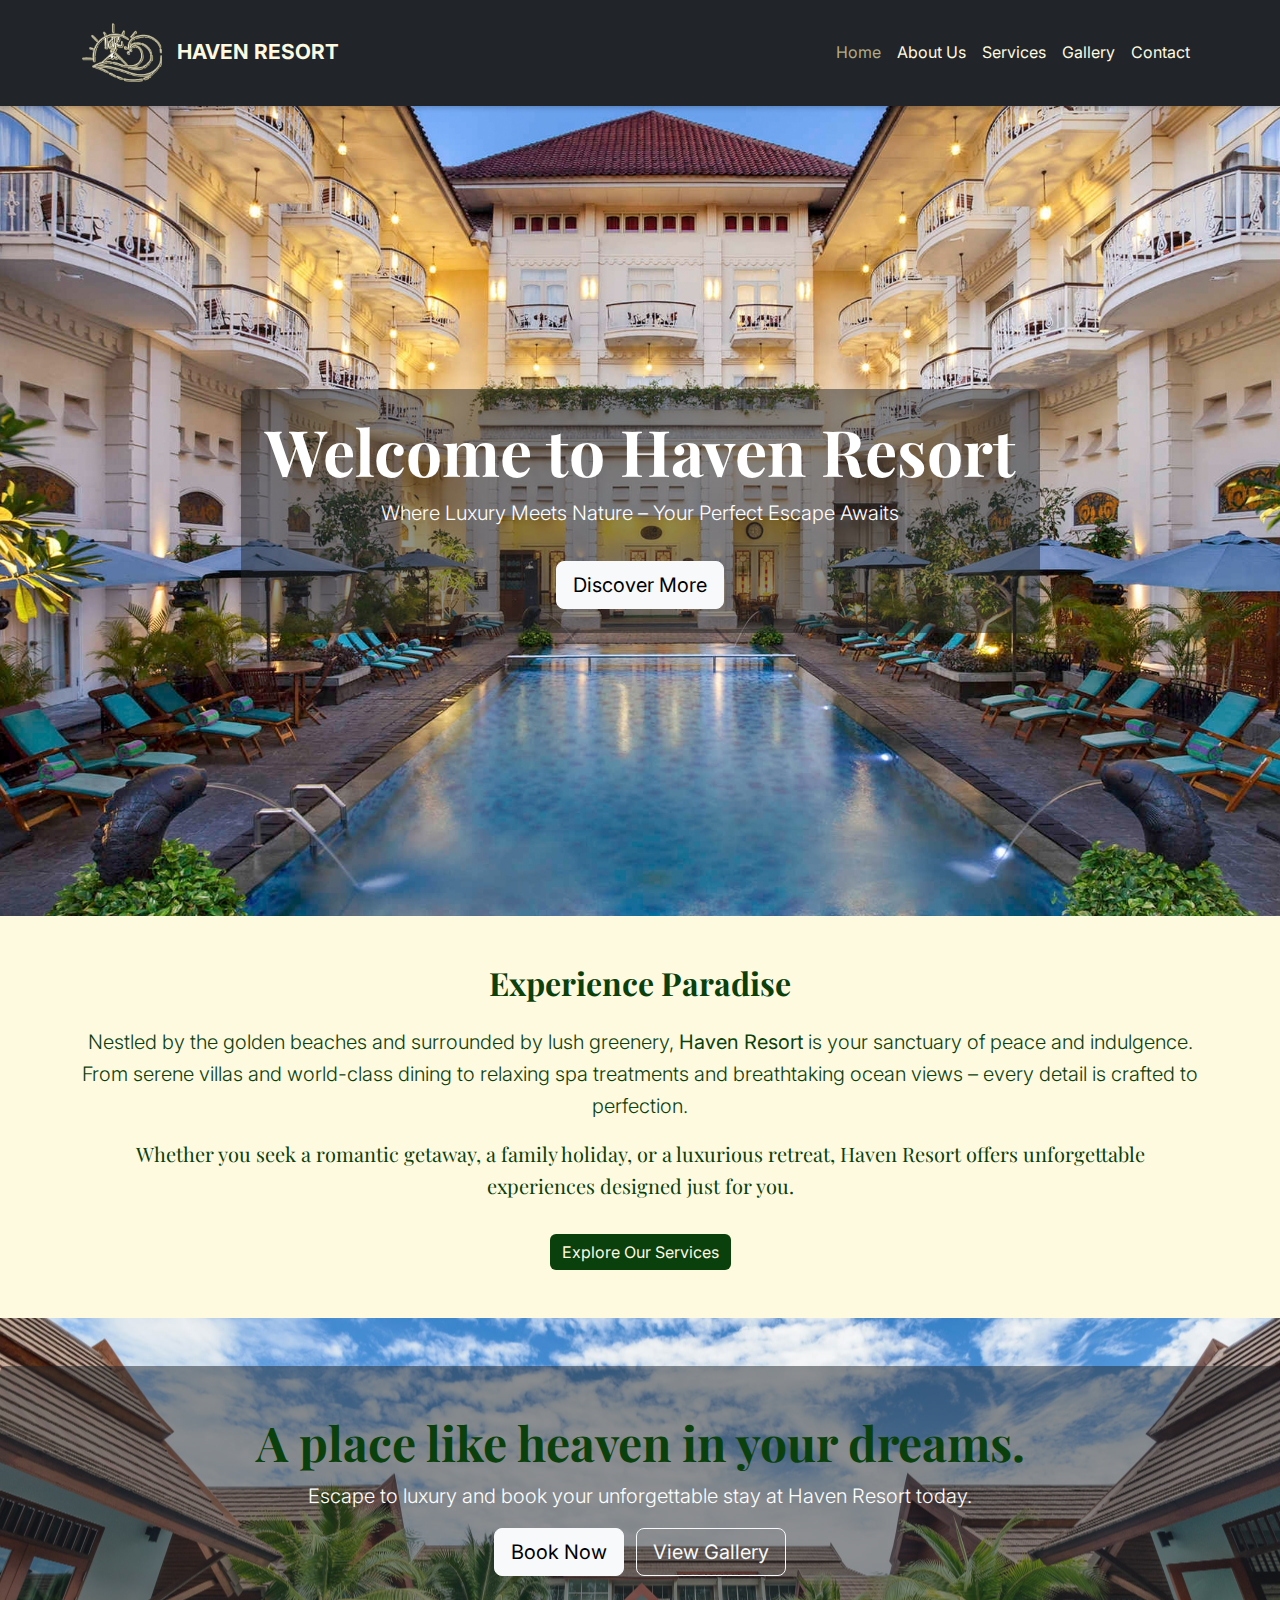
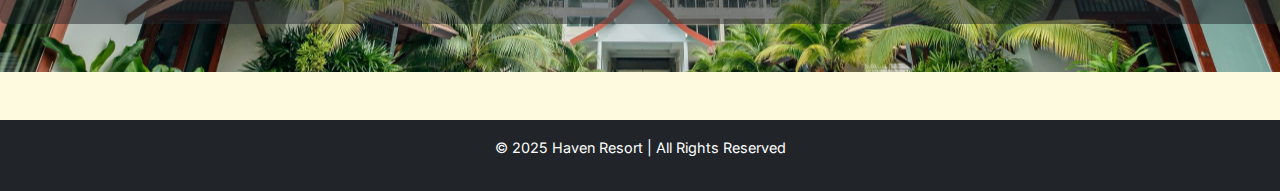
<file: index.html>
<!DOCTYPE html>
<html lang="en">
<head>
  <meta charset="UTF-8">
  <meta name="viewport" content="width=device-width, initial-scale=1.0">
  <title>Home | Haven Resort</title>
  <!-- Bootstrap CSS -->
  <link href="https://cdn.jsdelivr.net/npm/bootstrap@5.3.0/dist/css/bootstrap.min.css" rel="stylesheet">
  <link rel="stylesheet" href="Style.css">
</head>
<body>
  <!-- Navbar -->
  <nav class="navbar navbar-expand-lg navbar-dark bg-dark">
    <div class="container">
      <a class="navbar-brand" href="index.html">
        <img src="H.png" alt="Haven Resort Logo" width="80" height="80" loading="lazy" style="margin-right: 10px;">
        HAVEN RESORT
      </a>

      <button class="navbar-toggler" type="button" data-bs-toggle="collapse" data-bs-target="#navbarNav">
        <span class="navbar-toggler-icon"></span>
      </button>
      <div class="collapse navbar-collapse" id="navbarNav">
        <ul class="navbar-nav ms-auto">
          <li class="nav-item"><a class="nav-link active" href="index.html">Home</a></li>
          <li class="nav-item"><a class="nav-link" href="about.html">About Us</a></li>
          <li class="nav-item"><a class="nav-link" href="services.html">Services</a></li>
          <li class="nav-item"><a class="nav-link" href="gallery.html">Gallery</a></li>
          <li class="nav-item"><a class="nav-link" href="contact.html">Contact</a></li>
        </ul>
      </div>
    </div>
  </nav>

  <!-- Hero Section -->
  <header class="text-white text-center" style="background: url('Haven.jpg') center/cover no-repeat; height: 90vh; display: flex; align-items: center; justify-content: center;">
    <div class="bg-dark bg-opacity-50 p-4 rounded">
      <h1 class="text-white display-3 display-sm-4 fw-bold">Welcome to Haven Resort</h1>
      <p class="lead">Where Luxury Meets Nature – Your Perfect Escape Awaits</p>
      <a href="about.html" class="btn btn-light btn-lg mt-3">Discover More</a>
    </div>
    <div class="visually-hidden">Background image of Haven Resort poolfront villas.</div>
  </header>

  <!-- About Preview -->
  <section class="py-5">
    <div class="container text-center">
      <h2 class="mb-4">Experience Paradise</h2>
      <p class="lead">
        Nestled by the golden beaches and surrounded by lush greenery, <strong>Haven Resort</strong> is your sanctuary of peace and indulgence. 
        From serene villas and world-class dining to relaxing spa treatments and breathtaking ocean views – every detail is crafted to perfection.  
      </p>

      <!-- Corrected figure + figcaption -->
      <figure>
        <figcaption style="font-family: 'Playfair Display', serif; font-size: 20px; font-weight: normal; color: #0A400C;">
          Whether you seek a romantic getaway, a family holiday, or a luxurious retreat, Haven Resort offers unforgettable experiences designed just for you.
        </figcaption>
      </figure>

      <a href="services.html" class="btn btn-dark mt-3">Explore Our Services</a>
    </div>
  </section>

  <!-- Call to Action -->
  <section class="py-5 text-white text-center" style="background: url('Pool_villa.jpg') center/cover no-repeat;">
    <div class="bg-dark bg-opacity-50 p-5 rounded">
      <h2 class="display-5 fw-bold">A place like heaven in your dreams.</h2>
      <p class="lead">Escape to luxury and book your unforgettable stay at Haven Resort today.</p>
      <a href="contact.html" class="btn btn-light btn-lg me-2" aria-label="Book your stay at Haven Resort">Book Now</a>
      <a href="gallery.html" class="btn btn-outline-light btn-lg">View Gallery</a>
    </div>
    <div class="visually-hidden">Background image of pool villa at Haven Resort.</div>
  </section>

  <!-- Footer -->
  <footer class="bg-dark text-white text-center py-3 mt-5">
    <p>&copy; 2025 Haven Resort | All Rights Reserved</p>
  </footer>

  <!-- Bootstrap JS -->
  <script src="https://cdn.jsdelivr.net/npm/bootstrap@5.3.0/dist/js/bootstrap.bundle.min.js"></script>
</body>
</html>
</file>
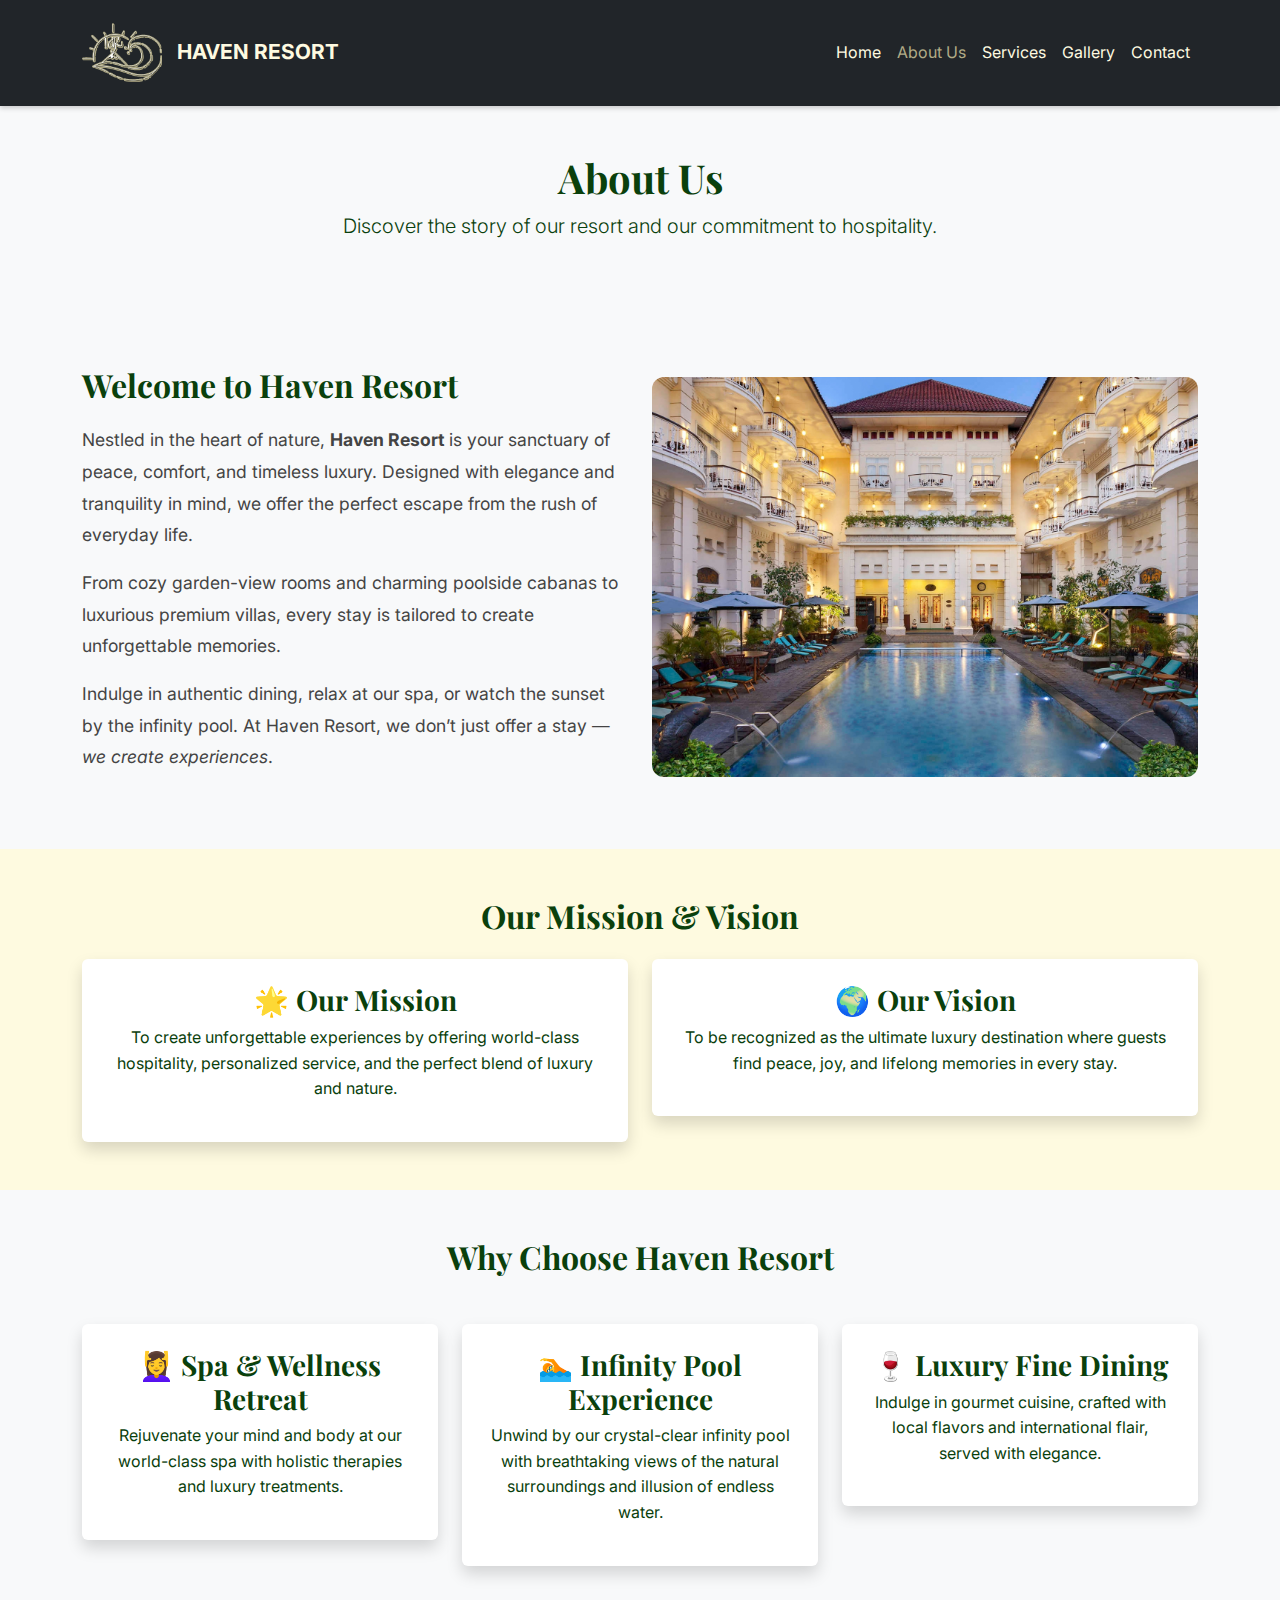
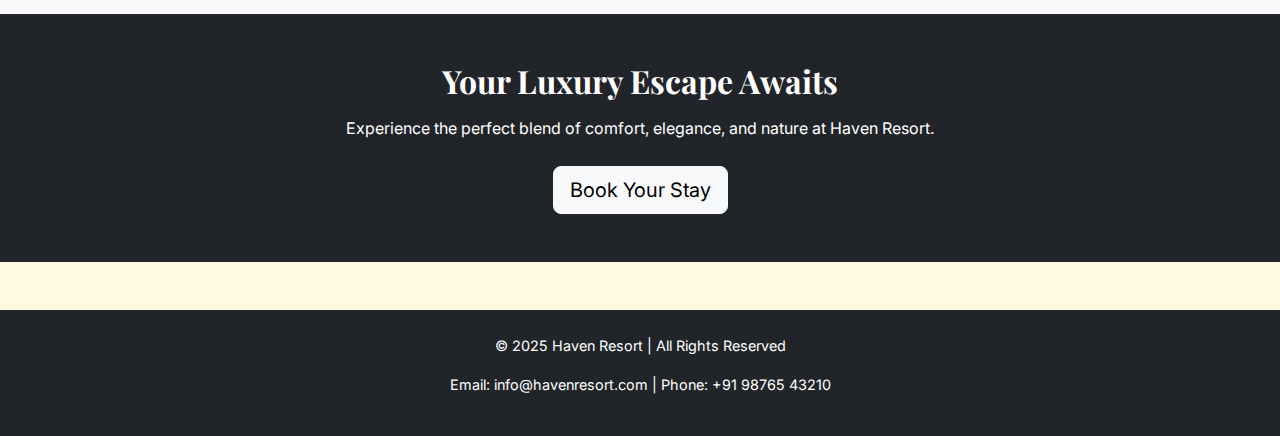
<file: About.html>
<!DOCTYPE html>
<html lang="en">
<head>
  <meta charset="UTF-8">
  <meta name="viewport" content="width=device-width, initial-scale=1.0">
  <meta name="description" content="Haven Resort - Discover luxury beachfront villas, fine dining, spa & wellness, infinity pool, and unforgettable experiences.">
  <title>About Us | Haven Resort</title>
  <!-- Bootstrap CSS -->
  <link href="https://cdn.jsdelivr.net/npm/bootstrap@5.3.0/dist/css/bootstrap.min.css" rel="stylesheet">
  <link rel="stylesheet" href="Style.css">

  <style>
    /* Temporary styles*/
    .about-body {
      background-color: #FEFAE0;
    }
    .about-section {
      padding: 60px 0;
    }
    .about-text h2 {
      font-weight: bold;
      margin-bottom: 20px;
      font-size: 2rem;
    }
    .about-text p {
      font-size: 1.1rem;
      line-height: 1.8;
      color: #444;
    }
    .about-img {
      border-radius: 12px;
      object-fit: cover;
      width: 100%;
      height: 400px;
    }
    .visually-hidden {
      position: absolute;
      left: -9999px;
      top: auto;
      width: 1px;
      height: 1px;
      overflow: hidden;
    }
  </style>
</head>
<body class="about-body">
  <!-- Navbar -->
  <nav class="navbar navbar-expand-lg navbar-dark bg-dark">
    <div class="container">
      <a class="navbar-brand" href="index.html">
  <img src="H.png" alt="Haven Resort Logo" style="width: 80px; height: 80px; margin-right: 10px;">
  HAVEN RESORT
</a>
      <button class="navbar-toggler" type="button" data-bs-toggle="collapse" data-bs-target="#navbarNav">
        <span class="navbar-toggler-icon"></span>
      </button>
      <div class="collapse navbar-collapse" id="navbarNav">
        <ul class="navbar-nav ms-auto">
          <li class="nav-item"><a class="nav-link" href="index.html">Home</a></li>
          <li class="nav-item"><a class="nav-link active" href="About.html">About Us</a></li>
          <li class="nav-item"><a class="nav-link" href="Services.html">Services</a></li>
          <li class="nav-item"><a class="nav-link" href="Gallery.html">Gallery</a></li>
          <li class="nav-item"><a class="nav-link" href="Contact.html">Contact</a></li>
        </ul>
      </div>
    </div>
  </nav>

  <!-- Header -->
  <header class="bg-light text-center py-5">
    <h1>About Us</h1>
    <p class="lead">Discover the story of our resort and our commitment to hospitality.</p>
  </header>

  <!-- About Section -->
  <section class="about-section bg-light">
    <div class="container">
      <div class="row align-items-center">
        
        <!-- Text -->
        <div class="col-md-6 about-text">
          <h2>Welcome to Haven Resort</h2>
          <p>
            Nestled in the heart of nature, <strong>Haven Resort</strong> is your sanctuary of peace, comfort, 
            and timeless luxury. Designed with elegance and tranquility in mind, we offer the perfect escape 
            from the rush of everyday life.
          </p>
          <p>
            From cozy garden-view rooms and charming poolside cabanas to luxurious premium villas, 
            every stay is tailored to create unforgettable memories.
          </p>
          <p>
            Indulge in authentic dining, relax at our spa, or watch the sunset by the infinity pool. 
            At Haven Resort, we don’t just offer a stay — <em>we create experiences</em>.
          </p>
        </div>

        <!-- Image -->
        <div class="col-md-6">
          <img src="Haven.jpg" alt="Luxury beachfront view of Haven Resort surrounded by nature" class="about-img" loading="lazy">
        </div>

      </div>
    </div>
  </section>

  <!-- Hidden description for background images -->
  <div class="visually-hidden">Haven Resort luxury villas surrounded by tropical gardens and ocean views.</div>

  <!-- Mission & Vision -->
  <section class="py-5 text-center">
    <div class="container">
      <h2 class="mb-4">Our Mission & Vision</h2>
      <div class="row">
        <div class="col-md-6">
          <div class="p-4 shadow rounded bg-white">
            <h3><span aria-hidden="true">🌟</span> Our Mission</h3>
            <p>To create unforgettable experiences by offering world-class hospitality, personalized service, and the perfect blend of luxury and nature.</p>
          </div>
        </div>
        <div class="col-md-6">
          <div class="p-4 shadow rounded bg-white">
            <h3><span aria-hidden="true">🌍</span> Our Vision</h3>
            <p>To be recognized as the ultimate luxury destination where guests find peace, joy, and lifelong memories in every stay.</p>
          </div>
        </div>
      </div>
    </div>
  </section>

  <!-- Luxury Amenities -->
  <section class="py-5 bg-light">
    <div class="container">
      <h2 class="text-center mb-5">Why Choose Haven Resort</h2>
      <div class="row text-center">
        <div class="col-md-4">
          <div class="p-4 shadow rounded bg-white">
            <h3>💆‍♀️ Spa & Wellness Retreat</h3>
            <p>Rejuvenate your mind and body at our world-class spa with holistic therapies and luxury treatments.</p>
          </div>
        </div>
        <div class="col-md-4">
          <div class="p-4 shadow rounded bg-white">
            <h3>🏊 Infinity Pool Experience</h3>
            <p>Unwind by our crystal-clear infinity pool with breathtaking views of the natural surroundings and illusion of endless water.</p>
          </div>
        </div>
        <div class="col-md-4">
          <div class="p-4 shadow rounded bg-white">
            <h3>🍷 Luxury Fine Dining</h3>
            <p>Indulge in gourmet cuisine, crafted with local flavors and international flair, served with elegance.</p>
          </div>
        </div>
      </div>
    </div>
  </section>

  <!-- Call to Action -->
  <section class="py-5 text-center bg-dark text-white">
    <div class="container">
      <h2 class="mb-3 text-white">Your Luxury Escape Awaits</h2>
      <p class="mb-4">Experience the perfect blend of comfort, elegance, and nature at Haven Resort.</p>
      <a href="Contact.html" class="btn btn-light btn-lg">Book Your Stay</a>
    </div>
  </section>

  <!-- Footer -->
  <footer class="bg-dark text-white text-center py-4 mt-5">
    <p>&copy; 2025 Haven Resort | All Rights Reserved</p>
    <p>Email: <a class="text-white">info@havenresort.com</a> | Phone: <a class="text-white">+91 98765 43210</a></p>
  </footer>

  <!-- Bootstrap JS -->
  <script src="https://cdn.jsdelivr.net/npm/bootstrap@5.3.0/dist/js/bootstrap.bundle.min.js"></script>
</body>
</html>
</file>
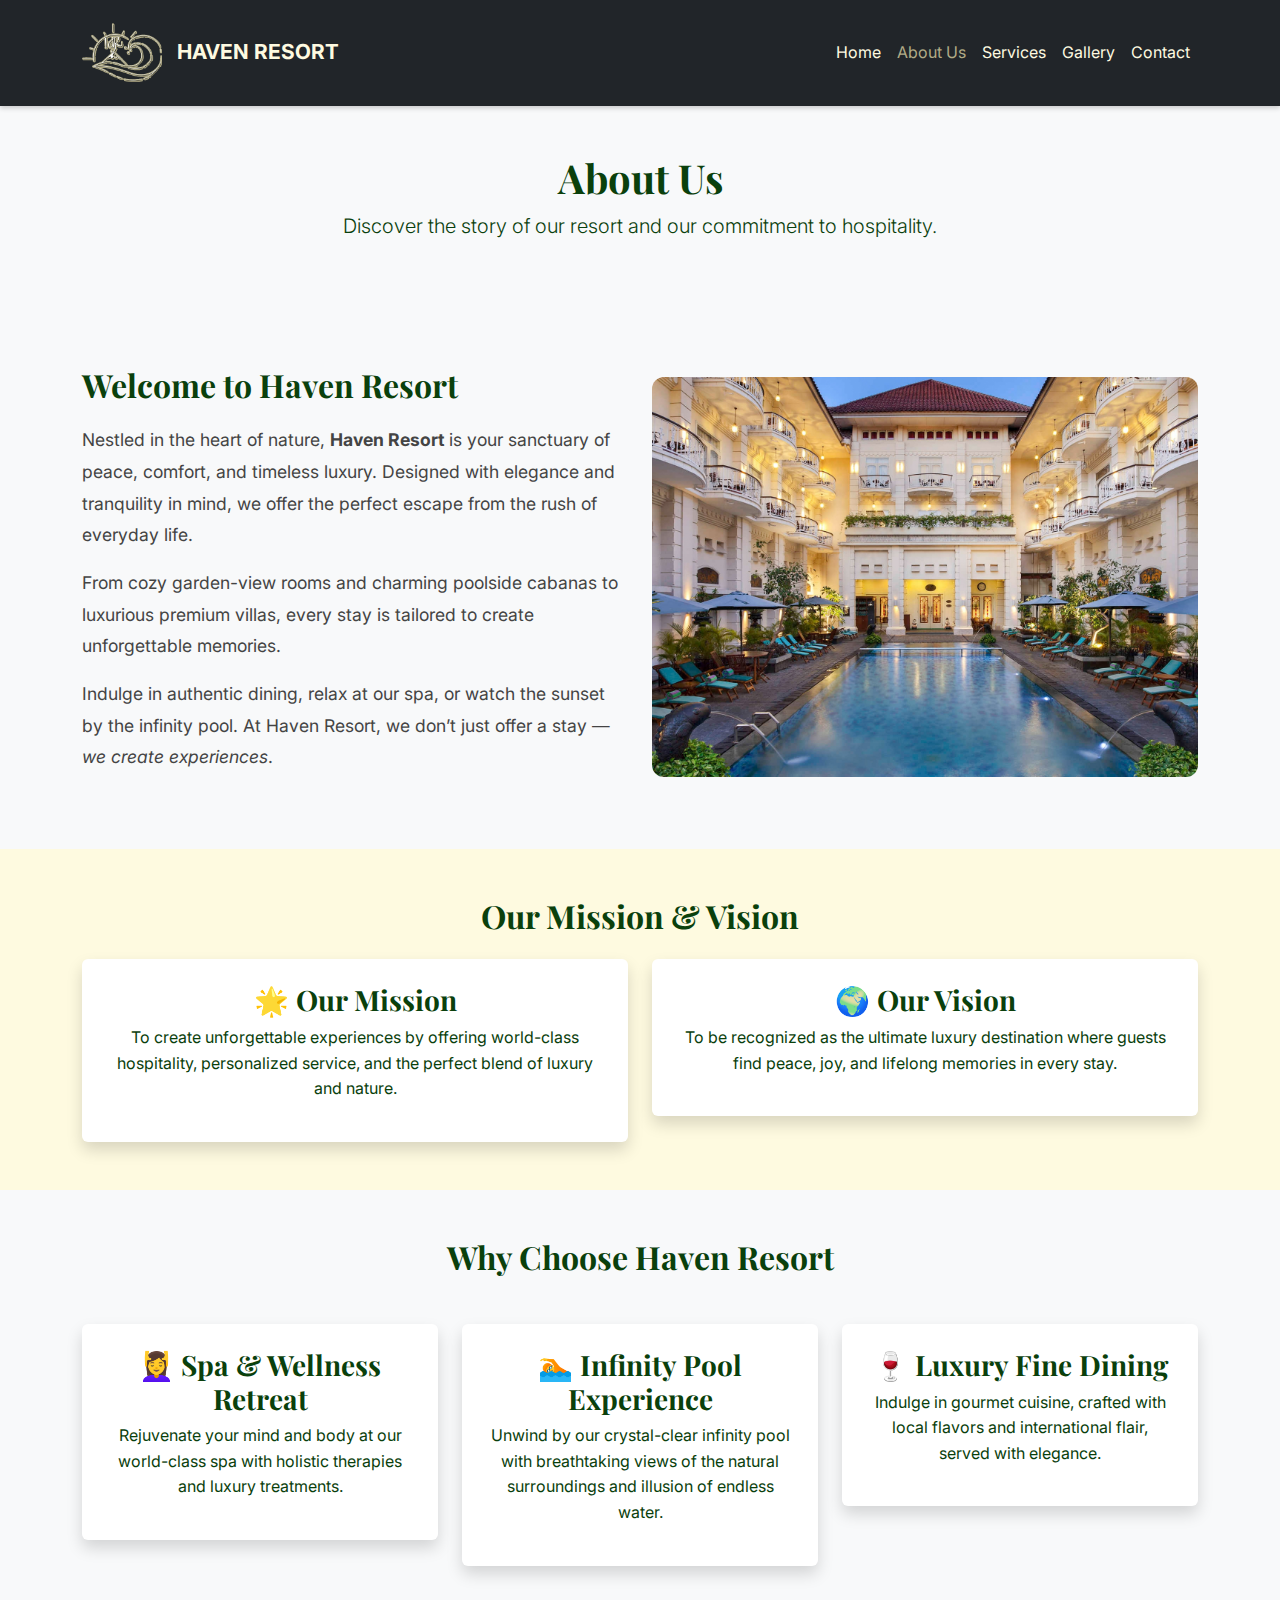
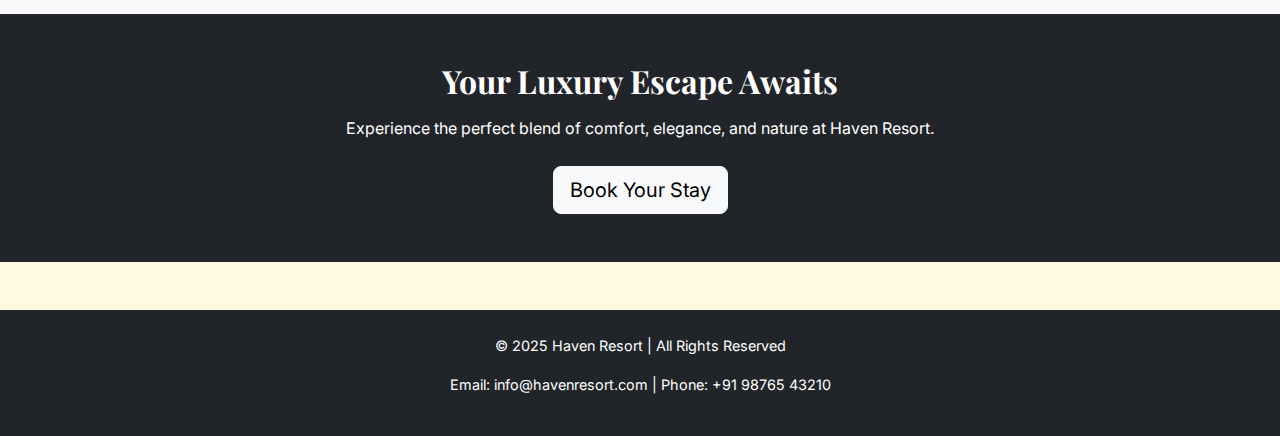
<file: about.html>
<!DOCTYPE html>
<html lang="en">
<head>
  <meta charset="UTF-8">
  <meta name="viewport" content="width=device-width, initial-scale=1.0">
  <meta name="description" content="Haven Resort - Discover luxury beachfront villas, fine dining, spa & wellness, infinity pool, and unforgettable experiences.">
  <title>About | Haven Resort</title>
  <!-- Bootstrap CSS -->
  <link href="https://cdn.jsdelivr.net/npm/bootstrap@5.3.0/dist/css/bootstrap.min.css" rel="stylesheet">
  <link rel="stylesheet" href="Style.css">

  <style>
    /* Temporary styles */
    .about-body {
      background-color: #FEFAE0;
    }
    .about-section {
      padding: 60px 0;
    }
    .about-text h2 {
      font-weight: bold;
      margin-bottom: 20px;
      font-size: 2rem;
    }
    .about-text p {
      font-size: 1.1rem;
      line-height: 1.8;
      color: #444;
    }
    .about-img {
      border-radius: 12px;
      object-fit: cover;
      width: 100%;
      height: 400px;
    }
    .visually-hidden {
      position: absolute;
      left: -9999px;
      top: auto;
      width: 1px;
      height: 1px;
      overflow: hidden;
    }
  </style>
</head>
<body class="about-body">
  <!-- Navbar -->
  <nav class="navbar navbar-expand-lg navbar-dark bg-dark">
    <div class="container">
      <a class="navbar-brand" href="index.html">
        <img src="H.png" alt="Haven Resort Logo" width="80" height="80" style="margin-right: 10px;" loading="lazy">
        HAVEN RESORT
      </a>
      <button class="navbar-toggler" type="button" data-bs-toggle="collapse" data-bs-target="#navbarNav">
        <span class="navbar-toggler-icon"></span>
      </button>
      <div class="collapse navbar-collapse" id="navbarNav">
        <ul class="navbar-nav ms-auto">
          <li class="nav-item"><a class="nav-link" href="index.html">Home</a></li>
          <li class="nav-item"><a class="nav-link active" href="about.html">About Us</a></li>
          <li class="nav-item"><a class="nav-link" href="services.html">Services</a></li>
          <li class="nav-item"><a class="nav-link" href="gallery.html">Gallery</a></li>
          <li class="nav-item"><a class="nav-link" href="contact.html">Contact</a></li>
        </ul>
      </div>
    </div>
  </nav>

  <!-- Header -->
  <header class="bg-light text-center py-5">
    <h1>About Us</h1>
    <p class="lead">Discover the story of our resort and our commitment to hospitality.</p>
  </header>

  <!-- About Section -->
  <section class="about-section bg-light">
    <div class="container">
      <div class="row align-items-center">
        
        <!-- Text -->
        <div class="col-md-6 about-text">
          <h2>Welcome to Haven Resort</h2>
          <p>
            Nestled in the heart of nature, <strong>Haven Resort</strong> is your sanctuary of peace, comfort, 
            and timeless luxury. Designed with elegance and tranquility in mind, we offer the perfect escape 
            from the rush of everyday life.
          </p>
          <p>
            From cozy garden-view rooms and charming poolside cabanas to luxurious premium villas, 
            every stay is tailored to create unforgettable memories.
          </p>
          <p>
            Indulge in authentic dining, relax at our spa, or watch the sunset by the infinity pool. 
            At Haven Resort, we don’t just offer a stay — <em>we create experiences</em>.
          </p>
        </div>

        <!-- Image -->
        <div class="col-md-6">
          <img src="Haven.jpg" alt="Luxury beachfront view of Haven Resort surrounded by nature" class="about-img" loading="lazy">
        </div>

      </div>
    </div>
  </section>

  <!-- Hidden description for background images -->
  <div class="visually-hidden">Haven Resort luxury villas surrounded by tropical gardens and ocean views.</div>

  <!-- Mission & Vision -->
  <section class="py-5 text-center">
    <div class="container">
      <h2 class="mb-4">Our Mission & Vision</h2>
      <div class="row">
        <div class="col-md-6">
          <div class="p-4 shadow rounded bg-white">
            <h3><span aria-hidden="true">🌟</span> Our Mission <span class="visually-hidden">Star Icon</span></h3>
            <p>To create unforgettable experiences by offering world-class hospitality, personalized service, and the perfect blend of luxury and nature.</p>
          </div>
        </div>
        <div class="col-md-6">
          <div class="p-4 shadow rounded bg-white">
            <h3><span aria-hidden="true">🌍</span> Our Vision <span class="visually-hidden">Globe Icon</span></h3>
            <p>To be recognized as the ultimate luxury destination where guests find peace, joy, and lifelong memories in every stay.</p>
          </div>
        </div>
      </div>
    </div>
  </section>

  <!-- Luxury Amenities -->
  <section class="py-5 bg-light">
    <div class="container">
      <h2 class="text-center mb-5">Why Choose Haven Resort</h2>
      <div class="row text-center">
        <div class="col-md-4">
          <div class="p-4 shadow rounded bg-white">
            <h3>💆‍♀️ Spa & Wellness Retreat</h3>
            <p>Rejuvenate your mind and body at our world-class spa with holistic therapies and luxury treatments.</p>
          </div>
        </div>
        <div class="col-md-4">
          <div class="p-4 shadow rounded bg-white">
            <h3>🏊 Infinity Pool Experience</h3>
            <p>Unwind by our crystal-clear infinity pool with breathtaking views of the natural surroundings and illusion of endless water.</p>
          </div>
        </div>
        <div class="col-md-4">
          <div class="p-4 shadow rounded bg-white">
            <h3>🍷 Luxury Fine Dining</h3>
            <p>Indulge in gourmet cuisine, crafted with local flavors and international flair, served with elegance.</p>
          </div>
        </div>
      </div>
    </div>
  </section>

  <!-- Call to Action -->
  <section class="py-5 text-center bg-dark text-white">
    <div class="container">
      <h2 class="mb-3 text-white">Your Luxury Escape Awaits</h2>
      <p class="mb-4">Experience the perfect blend of comfort, elegance, and nature at Haven Resort.</p>
      <a href="contact.html" class="btn btn-light btn-lg">Book Your Stay</a>
    </div>
  </section>

  <!-- Footer -->
  <footer class="bg-dark text-white text-center py-4 mt-5">
    <p>&copy; 2025 Haven Resort | All Rights Reserved</p>
    <p>
      Email: <a href="mailto:info@havenresort.com" class="text-white">info@havenresort.com</a> | 
      Phone: <a href="tel:+919876543210" class="text-white">+91 98765 43210</a>
    </p>
  </footer>

  <!-- Bootstrap JS -->
  <script src="https://cdn.jsdelivr.net/npm/bootstrap@5.3.0/dist/js/bootstrap.bundle.min.js"></script>
</body>
</html>
</file>
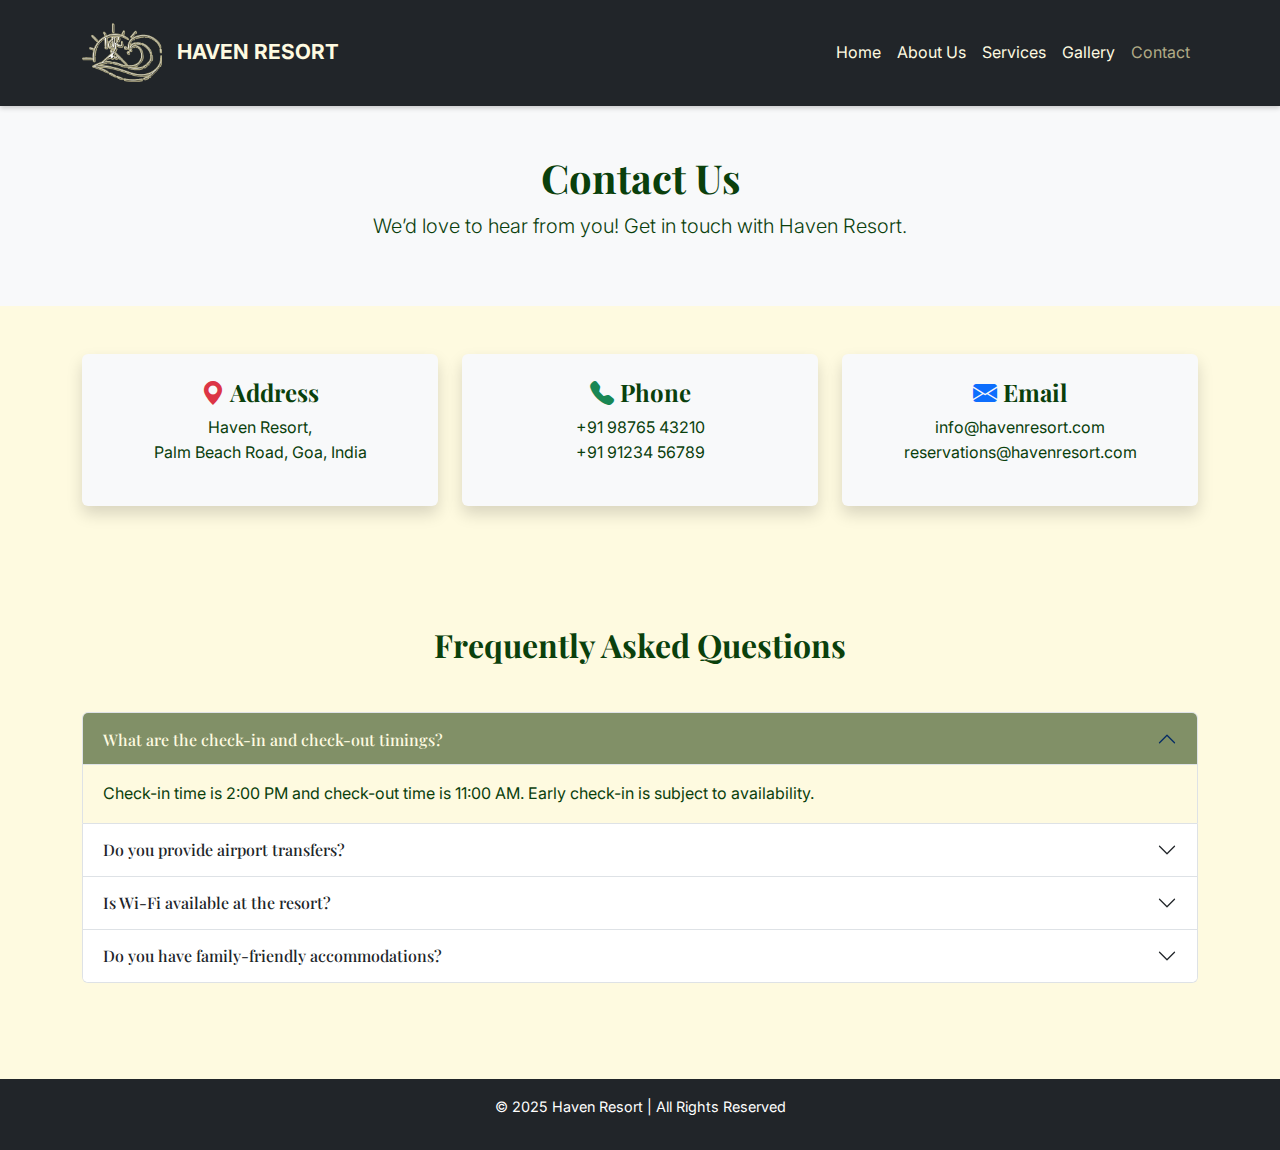
<file: Contact.html>
<!DOCTYPE html>
<html lang="en">
<head>
  <meta charset="UTF-8">
  <meta name="viewport" content="width=device-width, initial-scale=1.0">
  <title>Contact Us | Haven Resort</title>
  
  <!-- Bootstrap CSS -->
  <link href="https://cdn.jsdelivr.net/npm/bootstrap@5.3.0/dist/css/bootstrap.min.css" rel="stylesheet">
  <!-- Bootstrap Icons -->
  <link href="https://cdn.jsdelivr.net/npm/bootstrap-icons/font/bootstrap-icons.css" rel="stylesheet">
  <link rel="stylesheet" href="Style.css">
</head>
<body>
  <!-- Navbar -->
  <nav class="navbar navbar-expand-lg navbar-dark bg-dark">
    <div class="container">
      <a class="navbar-brand" href="index.html">
  <img src="H.png" alt="Haven Resort Logo" style="width: 80px; height: 80px; margin-right: 10px;">
  HAVEN RESORT
</a>
      <button class="navbar-toggler" type="button" data-bs-toggle="collapse" data-bs-target="#navbarNav">
        <span class="navbar-toggler-icon"></span>
      </button>
      <div class="collapse navbar-collapse" id="navbarNav">
        <ul class="navbar-nav ms-auto">
          <li class="nav-item"><a class="nav-link" href="index.html">Home</a></li>
          <li class="nav-item"><a class="nav-link" href="about.html">About Us</a></li>
          <li class="nav-item"><a class="nav-link" href="services.html">Services</a></li>
          <li class="nav-item"><a class="nav-link" href="gallery.html">Gallery</a></li>
          <li class="nav-item"><a class="nav-link active" href="contact.html">Contact</a></li>
        </ul>
      </div>
    </div>
  </nav>

  <!-- Header -->
  <header class="bg-light text-center py-5">
    <h1>Contact Us</h1>
    <p class="lead">We’d love to hear from you! Get in touch with Haven Resort.</p>
  </header>

  <!-- Contact Details -->
  <section class="py-5" aria-label="Contact Information">
    <div class="container">
      <div class="row text-center">
        <div class="col-md-4 mb-4">
          <div class="p-4 shadow rounded bg-light h-100">
            <h4><i class="bi bi-geo-alt-fill text-danger"></i> Address</h4>
            <p>Haven Resort,<br> Palm Beach Road, Goa, India</p>
          </div>
        </div>
        <div class="col-md-4 mb-4">
          <div class="p-4 shadow rounded bg-light h-100">
            <h4><i class="bi bi-telephone-fill text-success"></i> Phone</h4>
            <p>
              <a>+91 98765 43210</a><br>
              <a>+91 91234 56789</a>
            </p>
          </div>
        </div>
        <div class="col-md-4 mb-4">
          <div class="p-4 shadow rounded bg-light h-100">
            <h4><i class="bi bi-envelope-fill text-primary"></i> Email</h4>
            <p>
              <a>info@havenresort.com</a><br>
              <a>reservations@havenresort.com</a>
            </p>
          </div>
        </div>
      </div>
    </div>
  </section>

  <!-- FAQ Section -->
  <section class="py-5" aria-label="Frequently Asked Questions">
    <div class="container">
      <h2 class="text-center mb-5">Frequently Asked Questions</h2>
      <div class="accordion" id="faqAccordion">

        <div class="accordion-item">
          <h2 class="accordion-header" id="faqOne">
            <button class="accordion-button" type="button" data-bs-toggle="collapse" data-bs-target="#collapseOne">
              What are the check-in and check-out timings?
            </button>
          </h2>
          <div id="collapseOne" class="accordion-collapse collapse show" data-bs-parent="#faqAccordion">
            <div class="accordion-body">
              Check-in time is 2:00 PM and check-out time is 11:00 AM. Early check-in is subject to availability.
            </div>
          </div>
        </div>

        <div class="accordion-item">
          <h2 class="accordion-header" id="faqTwo">
            <button class="accordion-button collapsed" type="button" data-bs-toggle="collapse" data-bs-target="#collapseTwo">
              Do you provide airport transfers?
            </button>
          </h2>
          <div id="collapseTwo" class="accordion-collapse collapse" data-bs-parent="#faqAccordion">
            <div class="accordion-body">
              Yes, we provide both pickup and drop services to and from the airport at additional charges.
            </div>
          </div>
        </div>

        <div class="accordion-item">
          <h2 class="accordion-header" id="faqThree">
            <button class="accordion-button collapsed" type="button" data-bs-toggle="collapse" data-bs-target="#collapseThree">
              Is Wi-Fi available at the resort?
            </button>
          </h2>
          <div id="collapseThree" class="accordion-collapse collapse" data-bs-parent="#faqAccordion">
            <div class="accordion-body">
              Absolutely! Complimentary high-speed Wi-Fi is available across the resort premises.
            </div>
          </div>
        </div>

        <div class="accordion-item">
          <h2 class="accordion-header" id="faqFour">
            <button class="accordion-button collapsed" type="button" data-bs-toggle="collapse" data-bs-target="#collapseFour">
              Do you have family-friendly accommodations?
            </button>
          </h2>
          <div id="collapseFour" class="accordion-collapse collapse" data-bs-parent="#faqAccordion">
            <div class="accordion-body">
              Yes, we offer family suites and connecting rooms designed for maximum comfort and convenience.
            </div>
          </div>
        </div>

      </div>
    </div>
  </section>

  <!-- Footer -->
  <footer class="bg-dark text-white text-center py-3 mt-5">
    <p>&copy; 2025 Haven Resort | All Rights Reserved</p>
  </footer>

  <!-- Bootstrap JS -->
  <script src="https://cdn.jsdelivr.net/npm/bootstrap@5.3.0/dist/js/bootstrap.bundle.min.js"></script>
</body>
</html>
</file>
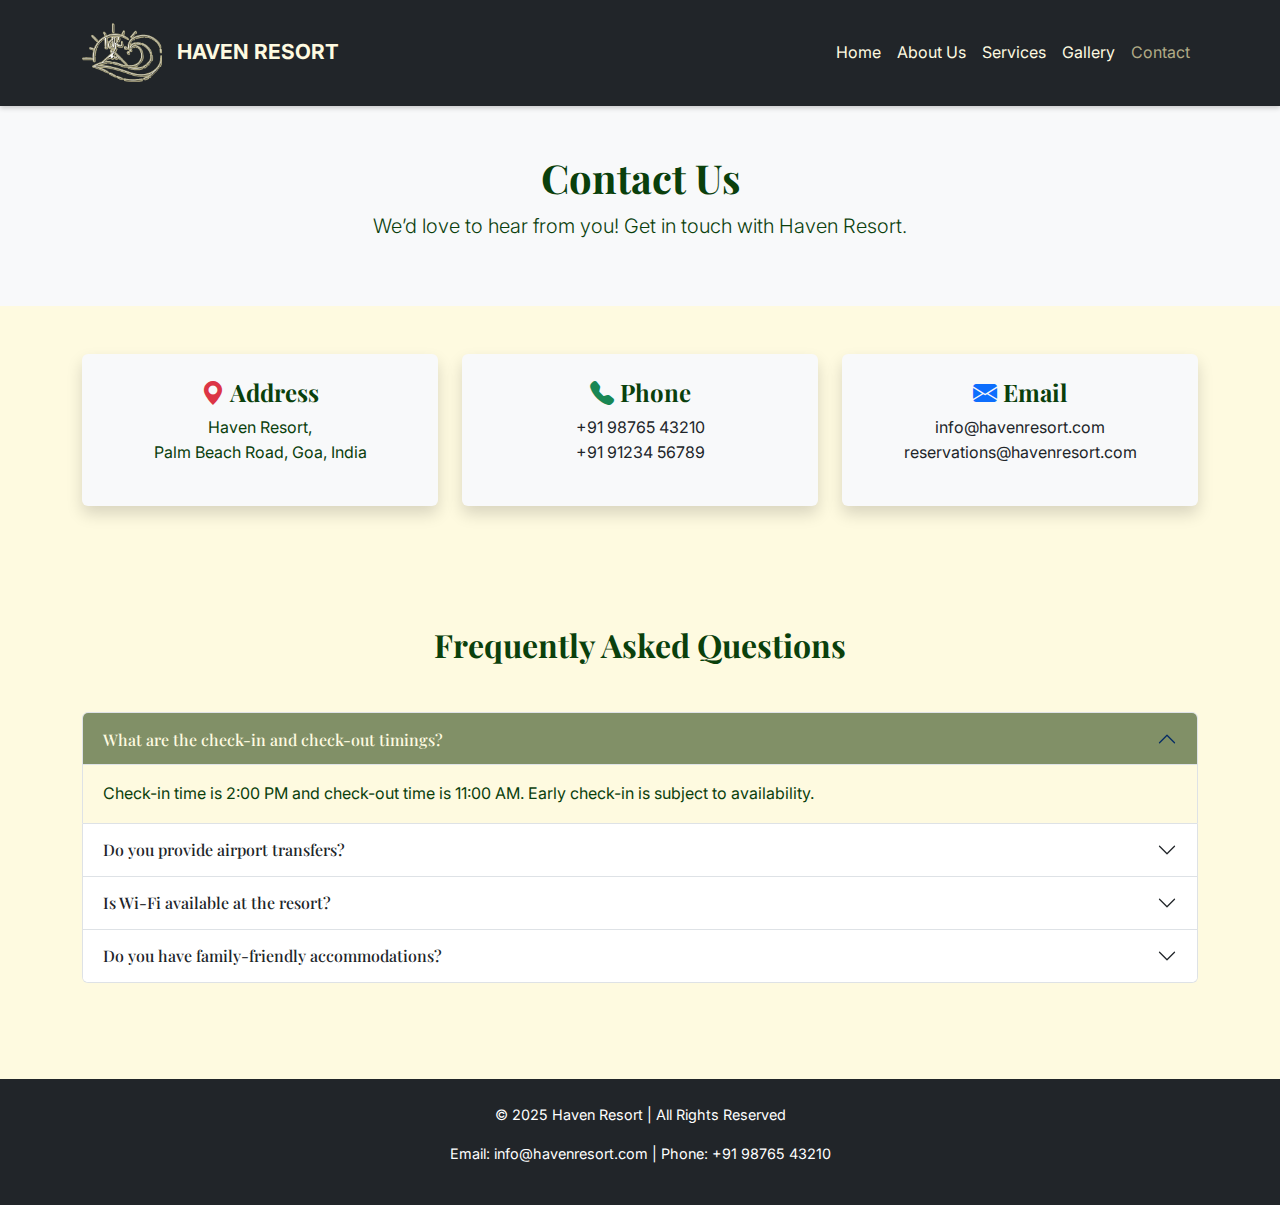
<file: contact.html>
<!DOCTYPE html>
<html lang="en">
<head>
  <meta charset="UTF-8">
  <meta name="viewport" content="width=device-width, initial-scale=1.0">
  <title>Contact Us | Haven Resort</title>
  
  <!-- Bootstrap CSS -->
  <link href="https://cdn.jsdelivr.net/npm/bootstrap@5.3.0/dist/css/bootstrap.min.css" rel="stylesheet">
  <!-- Bootstrap Icons -->
  <link href="https://cdn.jsdelivr.net/npm/bootstrap-icons/font/bootstrap-icons.css" rel="stylesheet">
  <link rel="stylesheet" href="Style.css">
</head>
<body>
  <!-- Navbar -->
  <nav class="navbar navbar-expand-lg navbar-dark bg-dark">
    <div class="container">
      <a class="navbar-brand" href="index.html">
        <img src="H.png" alt="Haven Resort Logo" width="80" height="80" style="margin-right: 10px;" loading="lazy">
        HAVEN RESORT
      </a>
      <button class="navbar-toggler" type="button" data-bs-toggle="collapse" data-bs-target="#navbarNav">
        <span class="navbar-toggler-icon"></span>
      </button>
      <div class="collapse navbar-collapse" id="navbarNav">
        <ul class="navbar-nav ms-auto">
          <li class="nav-item"><a class="nav-link" href="index.html">Home</a></li>
          <li class="nav-item"><a class="nav-link" href="about.html">About Us</a></li>
          <li class="nav-item"><a class="nav-link" href="services.html">Services</a></li>
          <li class="nav-item"><a class="nav-link" href="gallery.html">Gallery</a></li>
          <li class="nav-item"><a class="nav-link active" href="contact.html">Contact</a></li>
        </ul>
      </div>
    </div>
  </nav>

  <!-- Header -->
  <header class="bg-light text-center py-5">
    <h1>Contact Us</h1>
    <p class="lead">We’d love to hear from you! Get in touch with Haven Resort.</p>
  </header>

  <!-- Contact Details -->
  <section class="py-5" aria-label="Contact Information">
    <div class="container">
      <div class="row text-center">
        
        <!-- Address -->
        <div class="col-md-4 mb-4">
          <div class="p-4 shadow rounded bg-light h-100">
            <h4><i class="bi bi-geo-alt-fill text-danger"></i> Address</h4>
            <p>Haven Resort,<br> Palm Beach Road, Goa, India</p>
          </div>
        </div>
        
        <!-- Phone -->
        <div class="col-md-4 mb-4">
          <div class="p-4 shadow rounded bg-light h-100">
            <h4><i class="bi bi-telephone-fill text-success"></i> Phone</h4>
            <p>
              <a href="tel:+919876543210" class="text-dark d-block">+91 98765 43210</a>
              <a href="tel:+919123456789" class="text-dark d-block">+91 91234 56789</a>
            </p>
          </div>
        </div>
        
        <!-- Email -->
        <div class="col-md-4 mb-4">
          <div class="p-4 shadow rounded bg-light h-100">
            <h4><i class="bi bi-envelope-fill text-primary"></i> Email</h4>
            <p>
              <a href="mailto:info@havenresort.com" class="text-dark d-block">info@havenresort.com</a>
              <a href="mailto:reservations@havenresort.com" class="text-dark d-block">reservations@havenresort.com</a>
            </p>
          </div>
        </div>
        
      </div>
    </div>
  </section>

  <!-- FAQ Section -->
  <section class="py-5" aria-label="Frequently Asked Questions">
    <div class="container">
      <h2 class="text-center mb-5">Frequently Asked Questions</h2>
      <div class="accordion" id="faqAccordion">

        <!-- FAQ 1 -->
        <div class="accordion-item">
          <h2 class="accordion-header" id="faqOne">
            <button class="accordion-button" type="button" data-bs-toggle="collapse" data-bs-target="#collapseOne">
              What are the check-in and check-out timings?
            </button>
          </h2>
          <div id="collapseOne" class="accordion-collapse collapse show" data-bs-parent="#faqAccordion">
            <div class="accordion-body">
              Check-in time is 2:00 PM and check-out time is 11:00 AM. Early check-in is subject to availability.
            </div>
          </div>
        </div>

        <!-- FAQ 2 -->
        <div class="accordion-item">
          <h2 class="accordion-header" id="faqTwo">
            <button class="accordion-button collapsed" type="button" data-bs-toggle="collapse" data-bs-target="#collapseTwo">
              Do you provide airport transfers?
            </button>
          </h2>
          <div id="collapseTwo" class="accordion-collapse collapse" data-bs-parent="#faqAccordion">
            <div class="accordion-body">
              Yes, we provide both pickup and drop services to and from the airport at additional charges.
            </div>
          </div>
        </div>

        <!-- FAQ 3 -->
        <div class="accordion-item">
          <h2 class="accordion-header" id="faqThree">
            <button class="accordion-button collapsed" type="button" data-bs-toggle="collapse" data-bs-target="#collapseThree">
              Is Wi-Fi available at the resort?
            </button>
          </h2>
          <div id="collapseThree" class="accordion-collapse collapse" data-bs-parent="#faqAccordion">
            <div class="accordion-body">
              Absolutely! Complimentary high-speed Wi-Fi is available across the resort premises.
            </div>
          </div>
        </div>

        <!-- FAQ 4 -->
        <div class="accordion-item">
          <h2 class="accordion-header" id="faqFour">
            <button class="accordion-button collapsed" type="button" data-bs-toggle="collapse" data-bs-target="#collapseFour">
              Do you have family-friendly accommodations?
            </button>
          </h2>
          <div id="collapseFour" class="accordion-collapse collapse" data-bs-parent="#faqAccordion">
            <div class="accordion-body">
              Yes, we offer family suites and connecting rooms designed for maximum comfort and convenience.
            </div>
          </div>
        </div>

      </div>
    </div>
  </section>

  <!-- Footer -->
  <footer class="bg-dark text-white text-center py-4 mt-5">
    <p>&copy; 2025 Haven Resort | All Rights Reserved</p>
    <p>
      Email: <a href="mailto:info@havenresort.com" class="text-white">info@havenresort.com</a> | 
      Phone: <a href="tel:+919876543210" class="text-white">+91 98765 43210</a>
    </p>
  </footer>

  <!-- Bootstrap JS -->
  <script src="https://cdn.jsdelivr.net/npm/bootstrap@5.3.0/dist/js/bootstrap.bundle.min.js"></script>
</body>
</html>
</file>
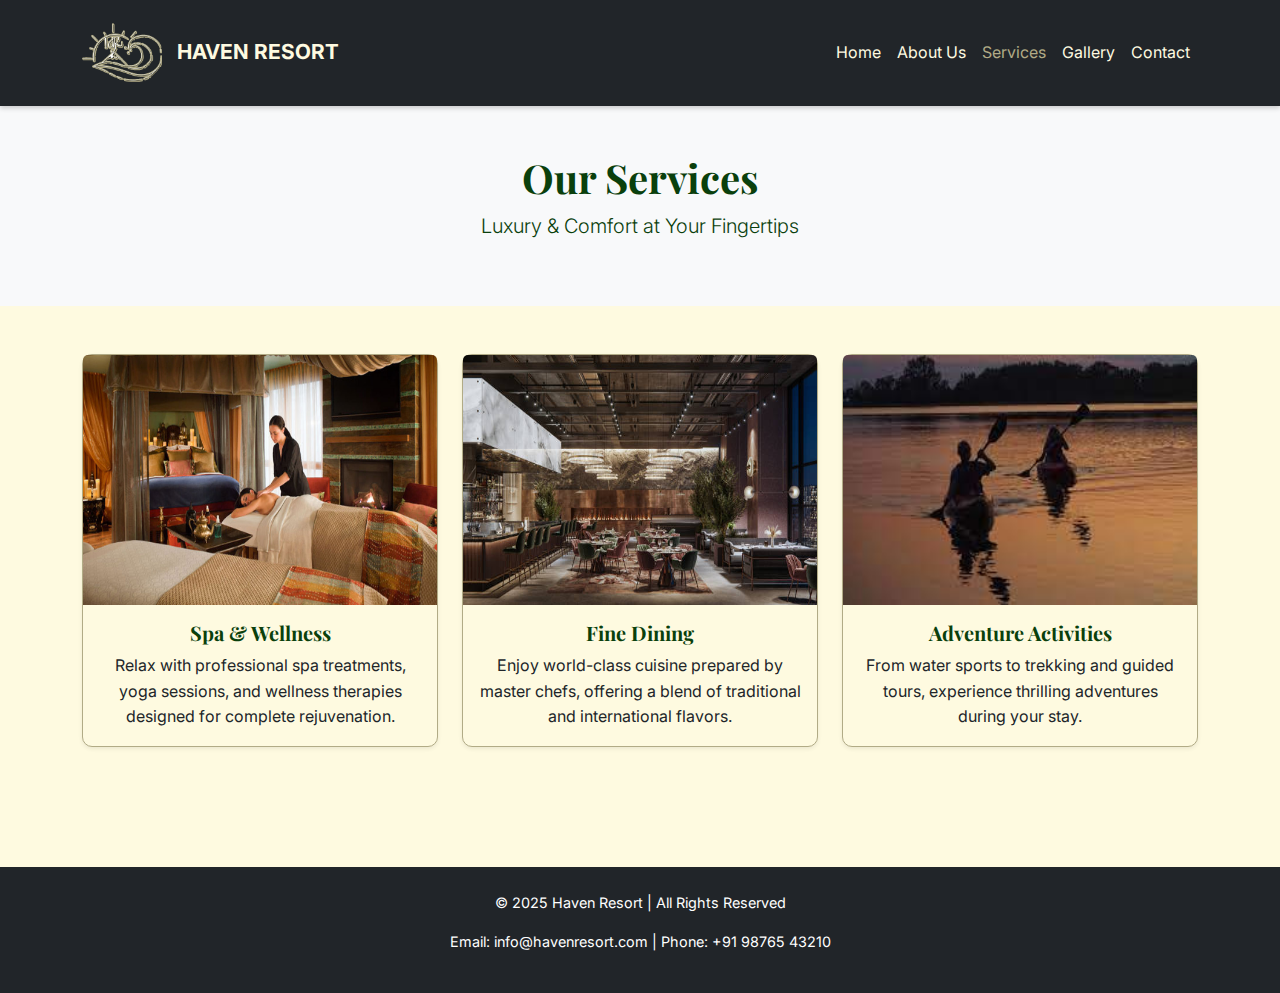
<file: Services.html>
<!DOCTYPE html>
<html lang="en">
<head>
  <meta charset="UTF-8">
  <meta name="viewport" content="width=device-width, initial-scale=1.0">
  <title>Services | Haven Resort</title>
  <meta name="description" content="Discover Haven Resort's luxury spa & wellness, fine dining, and adventure activities. Experience comfort, relaxation, and unforgettable moments.">
  <!-- Bootstrap CSS -->
  <link href="https://cdn.jsdelivr.net/npm/bootstrap@5.3.0/dist/css/bootstrap.min.css" rel="stylesheet">
  <link rel="stylesheet" href="Style.css">
</head>
<body>

  <!-- Navbar -->
  <nav class="navbar navbar-expand-lg navbar-dark bg-dark">
    <div class="container">
      <a class="navbar-brand" href="index.html">
        <img src="H.png" alt="Haven Resort Logo" width="80" height="80" style="margin-right: 10px;" loading="lazy">
        HAVEN RESORT
      </a>
      <button class="navbar-toggler" type="button" data-bs-toggle="collapse" data-bs-target="#navbarNav">
        <span class="navbar-toggler-icon"></span>
      </button>
      <div class="collapse navbar-collapse" id="navbarNav">
        <ul class="navbar-nav ms-auto">
          <li class="nav-item"><a class="nav-link" href="index.html">Home</a></li>
          <li class="nav-item"><a class="nav-link" href="about.html">About Us</a></li>
          <li class="nav-item"><a class="nav-link active" href="services.html">Services</a></li>
          <li class="nav-item"><a class="nav-link" href="gallery.html">Gallery</a></li>
          <li class="nav-item"><a class="nav-link" href="contact.html">Contact</a></li>
        </ul>
      </div>
    </div>
  </nav>

  <!-- Header -->
  <header class="bg-light text-center py-5">
    <h1>Our Services</h1>
    <p class="lead">Luxury & Comfort at Your Fingertips</p>
  </header>

  <!-- Services Section -->
  <div class="container py-5">
    <div class="row text-center">

      <!-- Service 1 -->
      <div class="col-md-4 mb-4">
        <div class="card shadow-sm h-100">
          <img src="spa_area.jpg" class="card-img-top" alt="Luxury spa and wellness area with massage tables and calming ambiance" width="100%" height="250" loading="lazy">
          <div class="card-body">
            <h5 class="card-title">Spa & Wellness</h5>
            <p class="card-text">Relax with professional spa treatments, yoga sessions, and wellness therapies designed for complete rejuvenation.</p>
          </div>
        </div>
      </div>

      <!-- Service 2 -->
      <div class="col-md-4 mb-4">
        <div class="card shadow-sm h-100">
          <img src="dining_area.jpg" class="card-img-top" alt="Fine dining restaurant offering luxury cuisine at Haven Resort" width="100%" height="250" loading="lazy">
          <div class="card-body">
            <h5 class="card-title">Fine Dining</h5>
            <p class="card-text">Enjoy world-class cuisine prepared by master chefs, offering a blend of traditional and international flavors.</p>
          </div>
        </div>
      </div>

      <!-- Service 3 -->
      <div class="col-md-4 mb-4">
        <div class="card shadow-sm h-100">
          <img src="adventure.jpg" class="card-img-top" alt="Guests enjoying water sports and trekking adventure activities at Haven Resort" width="100%" height="250" loading="lazy">
          <div class="card-body">
            <h5 class="card-title">Adventure Activities</h5>
            <p class="card-text">From water sports to trekking and guided tours, experience thrilling adventures during your stay.</p>
          </div>
        </div>
      </div>

    </div>
  </div>

  <!-- Footer -->
  <footer class="bg-dark text-white text-center py-4 mt-5">
    <p>&copy; 2025 Haven Resort | All Rights Reserved</p>
    <p>
      Email: <a href="mailto:info@havenresort.com" class="text-white">info@havenresort.com</a> | 
      Phone: <a href="tel:+919876543210" class="text-white">+91 98765 43210</a>
    </p>
  </footer>

  <!-- Bootstrap JS -->
  <script src="https://cdn.jsdelivr.net/npm/bootstrap@5.3.0/dist/js/bootstrap.bundle.min.js"></script>
</body>
</html>
</file>
<file: Style.css>
/* Global Styles */
@import url('https://fonts.googleapis.com/css2?family=Playfair+Display:wght@600;700&family=Inter:wght@400;500&display=swap');

body {
  font-family: 'Inter', sans-serif;
  background-color: #FEFAE0;
  color: #0A400C;
  line-height: 1.6;
  margin: 0;
  padding: 0;
}

h1, h2, h3, h4, h5, h6 {
  font-family: 'Playfair Display', serif;
  font-weight: 700;
  color: #0A400C;
}

a {
  text-decoration: none;
}

/* Navbar */
.navbar {
  background-color: #0A400C;
  box-shadow: 0 2px 5px rgba(0,0,0,0.2);
}
.navbar-brand {
  font-weight: bold;
  font-size: 1.3rem;
  color: #FEFAE0 !important;
}
.nav-link {
  color: #FEFAE0 !important;
  transition: color 0.3s;
}
.nav-link:hover,
.nav-link.active {
  color: #B1AB86 !important;
}

/* Buttons */
.btn-primary {
  background-color: #819067;
  border: none;
  color: #FEFAE0;
  font-weight: 600;
  transition: background 0.3s, transform 0.2s;
}
.btn-primary:hover {
  background-color: #0A400C;
  transform: translateY(-2px);
}
.btn-dark {
  background-color: #0A400C;
  border: none;
  color: #FEFAE0;
}
.btn-dark:hover {
  background-color: #819067;
}

/* Cards */
.card {
  background-color: #FEFAE0;
  border: 1px solid #B1AB86;
  border-radius: 10px;
  transition: transform 0.3s, box-shadow 0.3s;
}
.card:hover {
  transform: translateY(-5px);
  box-shadow: 0 6px 20px rgba(0,0,0,0.15);
}
.card-title {
  font-weight: bold;
  color: #0A400C;
}

/* Footer */
footer {
  background-color: #0A400C;
  color: #B1AB86;
  font-size: 0.9rem;
  text-align: center;
  padding: 15px 0;
}
footer a {
  color: #FEFAE0;
}
footer a:hover {
  text-decoration: underline;
}

/* Home Page */
header.hero {
  background: url("Haven.jpg") no-repeat center center/cover;
  color: #FEFAE0;
  height: 90vh;
  display: flex;
  align-items: center;
  justify-content: center;
  text-shadow: 1px 1px 4px rgba(0,0,0,0.6);
}
header.hero h1 {
  font-size: 3rem;
  color: #FEFAE0
}
header.hero p {
  font-size: 1.2rem;
}

/* Call-to-action */
.cta-section {
  background: url("Pool_villa.jpg") center/cover no-repeat;
  color: #FEFAE0;
}
.cta-section .bg-dark {
  background-color: rgba(0,0,0,0.6) !important;
}

/* About Us Page */
.about-section {
  background-color: #fff;
  padding: 60px 20px;
}
.about-section h2 {
  margin-bottom: 20px;
}
.about-section p {
  color: #333;
  font-size: 1.1rem;
}

/* Services Page */
.services-section {
  padding: 60px 20px;
}
.services-section h2 {
  margin-bottom: 40px;
}
.services-section .card {
  text-align: center;
  padding: 20px;
}

/* Gallery Page */
.gallery-img {
  width: 100%;
  height: 400px;
  object-fit: cover;
  border-radius: 8px;
  transition: transform 0.4s ease;
  cursor: pointer;
}
.gallery-img:hover {
  transform: scale(1.05);
  box-shadow: 0 6px 15px rgba(0,0,0,0.2);
}
figcaption {
  font-weight: bold;
  font-size: 1.1rem;
  margin-top: 12px;
  text-align: center;
}

/* Contact Page */
.contact-section {
  padding: 60px 20px;
}
.contact-section .shadow {
  border-radius: 10px;
}
form .form-control {
  border-radius: 8px;
  border: 1px solid #B1AB86;
}
form .form-control:focus {
  border-color: #819067;
  box-shadow: 0 0 6px rgba(129,144,103,0.5);
}

/* FAQ (Accordion) */
.accordion-button:not(.collapsed) {
  background-color: #819067;
  color: #FEFAE0;
}
.accordion-button {
  font-weight: 500;
}
.accordion-body {
  background-color: #FEFAE0;
  color: #0A400C;
}
</file>
